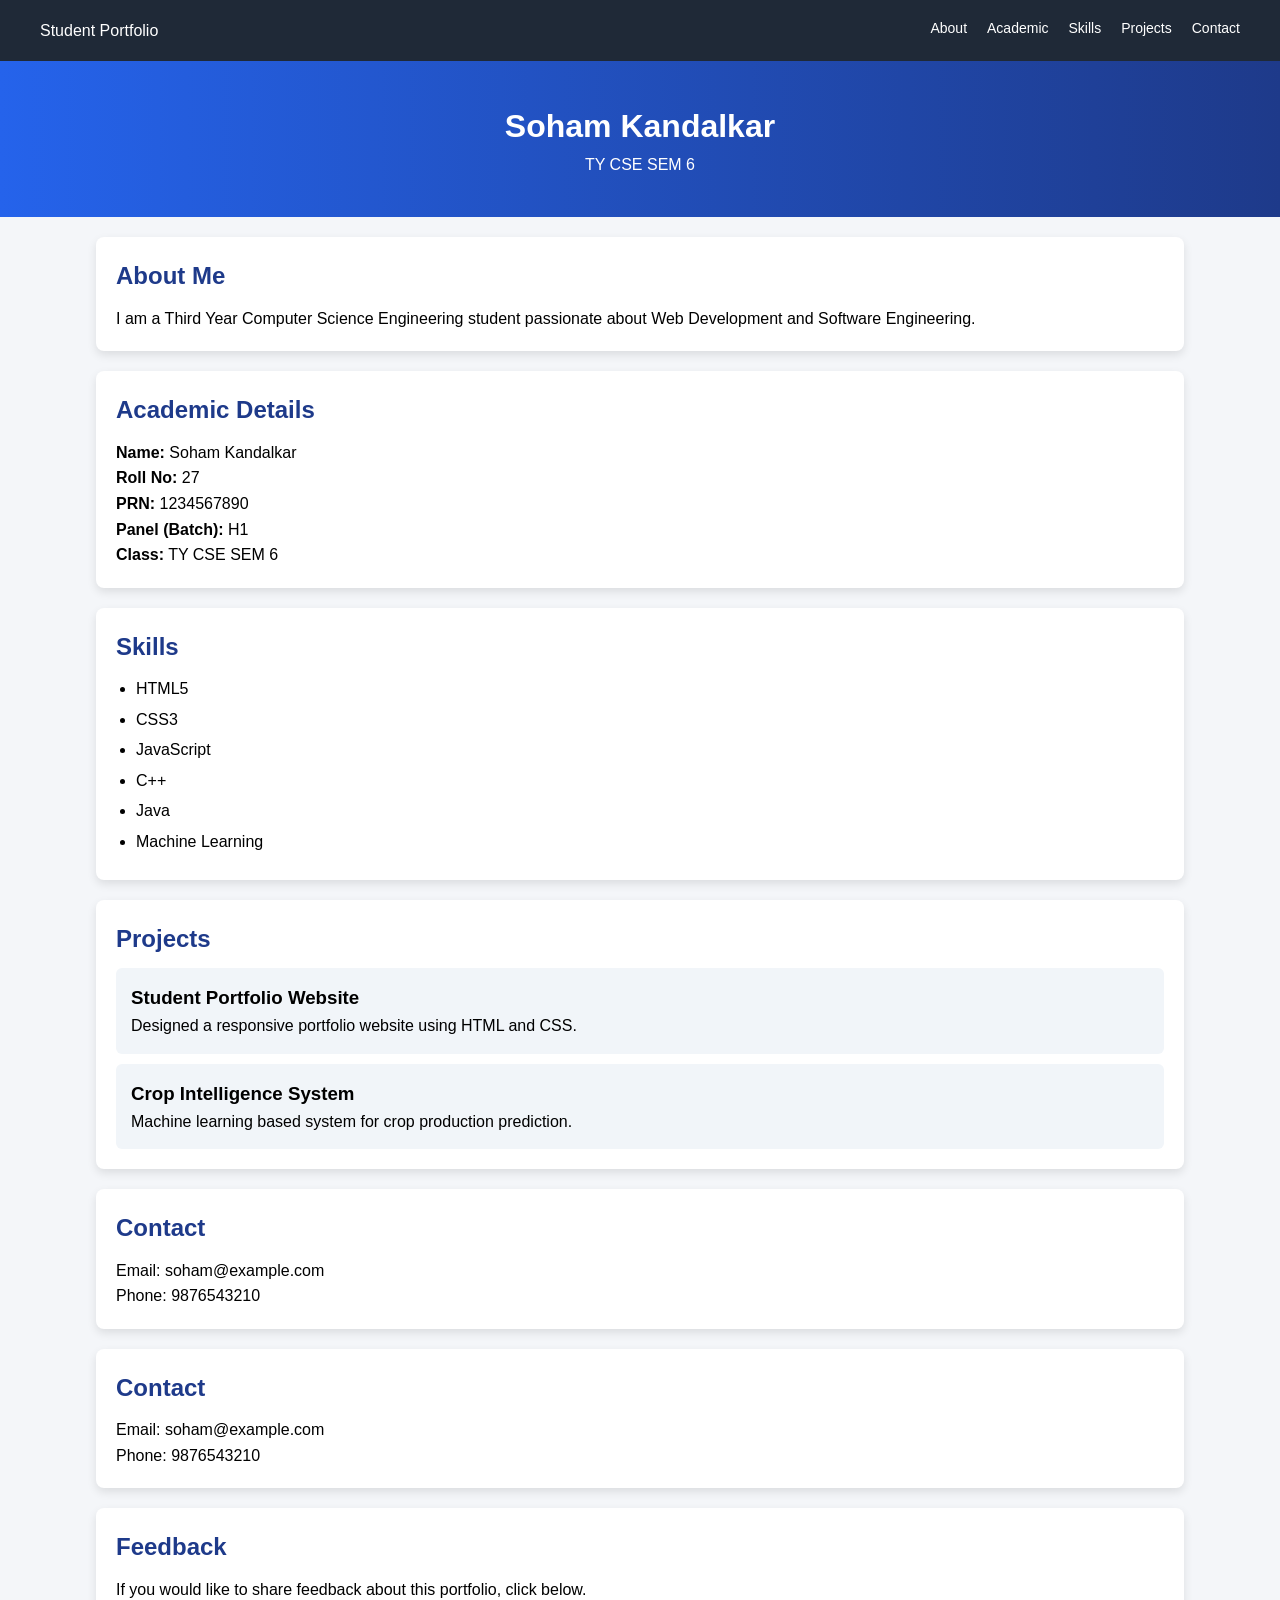
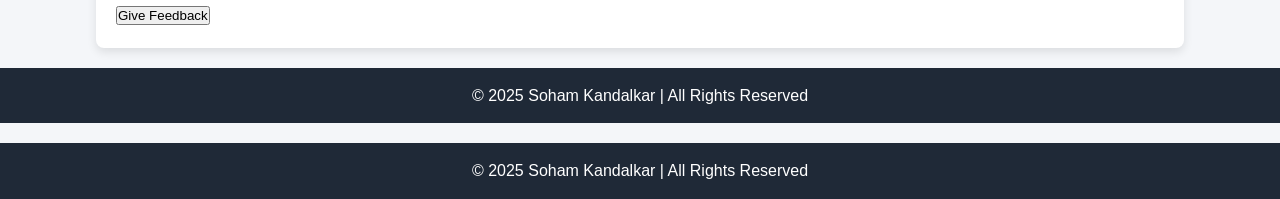
<file: index.html>
<!DOCTYPE html>
    <html lang="en">
    <head>
        <meta charset="UTF-8">
        <title>Student Portfolio</title>
        <meta name="viewport" content="width=device-width, initial-scale=1.0">
        <link rel="stylesheet" href="style.css">
    </head>
    <body>

    <!-- Navigation -->
    <nav>
        <div class="logo">Student Portfolio</div>
        <ul>
            <li><a href="#about">About</a></li>
            <li><a href="#academic">Academic</a></li>
            <li><a href="#skills">Skills</a></li>
            <li><a href="#projects">Projects</a></li>
            <li><a href="#contact">Contact</a></li>
        </ul>
    </nav>

    <!-- Header -->
    <header>
        <h1>Soham Kandalkar</h1>
        <p>TY CSE SEM 6</p>
    </header>

    <!-- About Section -->
    <section id="about" class="card">
        <h2>About Me</h2>
        <p>
            I am a Third Year Computer Science Engineering student passionate 
            about Web Development and Software Engineering.
        </p>
    </section>

    <!-- Academic Details -->
    <section id="academic" class="card">
        <h2>Academic Details</h2>
        <p><strong>Name:</strong> Soham Kandalkar</p>
        <p><strong>Roll No:</strong> 27 </p>
        <p><strong>PRN:</strong> 1234567890 </p>
        <p><strong>Panel (Batch):</strong> H1</p>
        <p><strong>Class:</strong> TY CSE SEM 6</p>
    </section>

    <!-- Skills -->
    <section id="skills" class="card">
        <h2>Skills</h2>
        <ul>
            <li>HTML5</li>
            <li>CSS3</li>
            <li>JavaScript</li>
            <li>C++</li>
            <li>Java</li>
            <li>Machine Learning</li>
        </ul>
    </section>

    <!-- Projects -->
    <section id="projects" class="card">
        <h2>Projects</h2>

        <div class="project">
            <h3>Student Portfolio Website</h3>
            <p>Designed a responsive portfolio website using HTML and CSS.</p>
        </div>

        <div class="project">
            <h3>Crop Intelligence System</h3>
            <p>Machine learning based system for crop production prediction.</p>
        </div>

    </section>

    <!-- Contact -->
    <section id="contact" class="card">
        <h2>Contact</h2>
        <p>Email: soham@example.com</p>
        <p>Phone: 9876543210</p>
    </section>

    <!-- Contact -->
<section id="contact" class="card">
    <h2>Contact</h2>
    <p>Email: soham@example.com</p>
    <p>Phone: 9876543210</p>
</section>

<!-- Feedback Section -->
<section id="feedback" class="card">
    <h2>Feedback</h2>
    <p>If you would like to share feedback about this portfolio, click below.</p>

    <a href="feedback.html" target="_blank">
        <button>Give Feedback</button>
    </a>

</section>

<footer>
    <p>© 2025 Soham Kandalkar | All Rights Reserved</p>
</footer>

    <footer>
        <p>© 2025 Soham Kandalkar | All Rights Reserved</p>
    </footer>

    </body>
    </html>
</file>
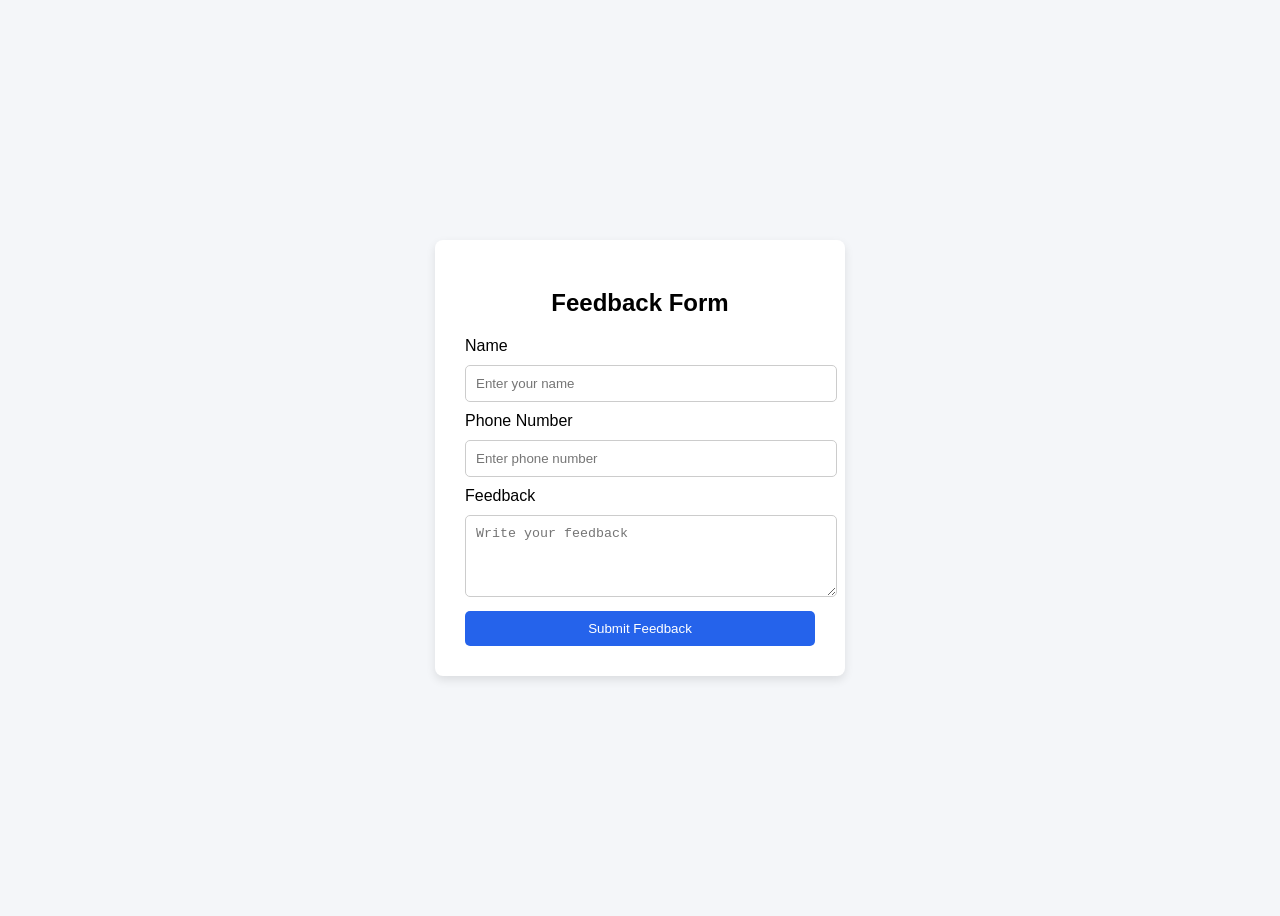
<file: feedback.html>
<!DOCTYPE html>
<html lang="en">
<head>
<meta charset="UTF-8">
<title>Feedback Form</title>
<style>

body{
font-family: Arial;
background:#f4f6f9;
display:flex;
justify-content:center;
align-items:center;
height:100vh;
}

.container{
background:white;
padding:30px;
border-radius:8px;
width:350px;
box-shadow:0 4px 10px rgba(0,0,0,0.1);
}

h2{
text-align:center;
margin-bottom:20px;
}

input, textarea{
width:100%;
padding:10px;
margin:10px 0;
border:1px solid #ccc;
border-radius:5px;
}

button{
width:100%;
padding:10px;
background:#2563eb;
color:white;
border:none;
border-radius:5px;
cursor:pointer;
}

button:hover{
background:#1e40af;
}

</style>
</head>

<body>

<div class="container">

<h2>Feedback Form</h2>

<form>

<label>Name</label>
<input type="text" placeholder="Enter your name" required>

<label>Phone Number</label>
<input type="tel" placeholder="Enter phone number" required>

<label>Feedback</label>
<textarea rows="4" placeholder="Write your feedback"></textarea>

<button type="submit">Submit Feedback</button>

</form>

</div>

</body>
</html>
</file>
<file: style.css>
* {
    margin: 0;
    padding: 0;
    box-sizing: border-box;
}
body {
    font-family: Arial, sans-serif;
    background-color: #f4f6f9;
    line-height: 1.6;
}
nav {
    background-color: #1f2937;
    color: white;
    display: flex;
    justify-content: space-between;
    align-items: center;
    padding: 15px 40px;
}
nav ul {
    list-style: none;
    display: flex;
}
nav ul li {
    margin-left: 20px;
}
nav ul li a {
    color: white;
    text-decoration: none;
    font-size: 14px;
}
nav ul li a:hover {
    color: #38bdf8;
}
header {
    text-align: center;
    padding: 40px 20px;
    background: linear-gradient(to right, #2563eb, #1e3a8a);
    color: white;
}
.card {
    background: white;
    margin: 20px auto;
    padding: 20px;
    width: 85%;
    border-radius: 8px;
    box-shadow: 0 4px 10px rgba(0,0,0,0.1);
}
h2 {
    margin-bottom: 10px;
    color: #1e3a8a;
}
ul {
    margin-left: 20px;
}
li {
    margin-bottom: 5px;
}
.project {
    background-color: #f1f5f9;
    padding: 15px;
    margin-top: 10px;
    border-radius: 6px;
}
footer {
    text-align: center;
    padding: 15px;
    background-color: #1f2937;
    color: white;
    margin-top: 20px;
}
@media (max-width: 768px) {
    nav {
        flex-direction: column;
    }

    nav ul {
        flex-direction: column;
        margin-top: 10px;
    }

    nav ul li {
        margin: 10px 0;
    }

    .card {
        width: 95%;
    }
}
</file>
